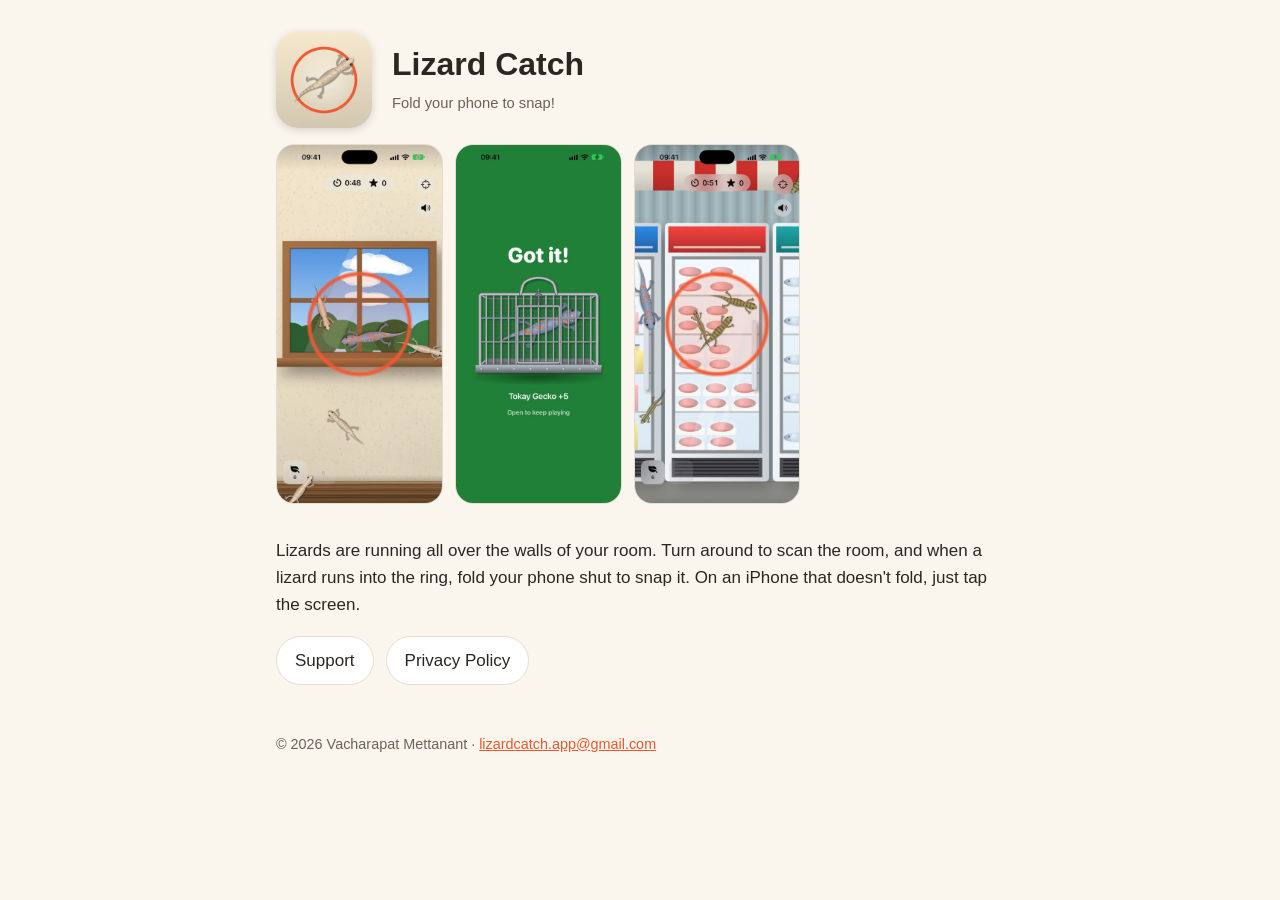
<file: lizardcatch/index.html>
<!doctype html>
<html lang="en">
<head>
  <meta charset="utf-8">
  <meta name="viewport" content="width=device-width, initial-scale=1">
  <title>Lizard Catch</title>
  <meta name="description" content="Fold your phone to snap lizards on the walls. A game for foldable iPhone that also plays on every iPhone.">
  <link rel="icon" href="/lizardcatch/img/icon.png">
  <link rel="stylesheet" href="/lizardcatch/style.css">
</head>
<body>
<main>
  <div class="app-header">
    <img src="/lizardcatch/img/icon.png" alt="Lizard Catch icon">
    <div>
      <h1>Lizard Catch</h1>
      <p class="muted" style="margin:0">Fold your phone to snap!</p>
    </div>
  </div>

  <div class="shots">
    <img src="/lizardcatch/img/play_en.jpg" alt="A lizard runs into the ring on the wall">
    <img src="/lizardcatch/img/trap_en.jpg" alt="The cover screen shows a tokay gecko in the trap">
    <img src="/lizardcatch/img/market_en.jpg" alt="Lizards in the Fresh Market scene">
  </div>

  <p>Lizards are running all over the walls of your room. Turn around to scan the room, and when a lizard runs into the ring, fold your phone shut to snap it. On an iPhone that doesn't fold, just tap the screen.</p>

  <div class="links">
    <a href="/lizardcatch/support.html">Support</a>
    <a href="/lizardcatch/privacy.html">Privacy Policy</a>
  </div>

  <footer>© 2026 Vacharapat Mettanant · <a href="mailto:lizardcatch.app@gmail.com">lizardcatch.app@gmail.com</a></footer>
</main>
</body>
</html>
</file>
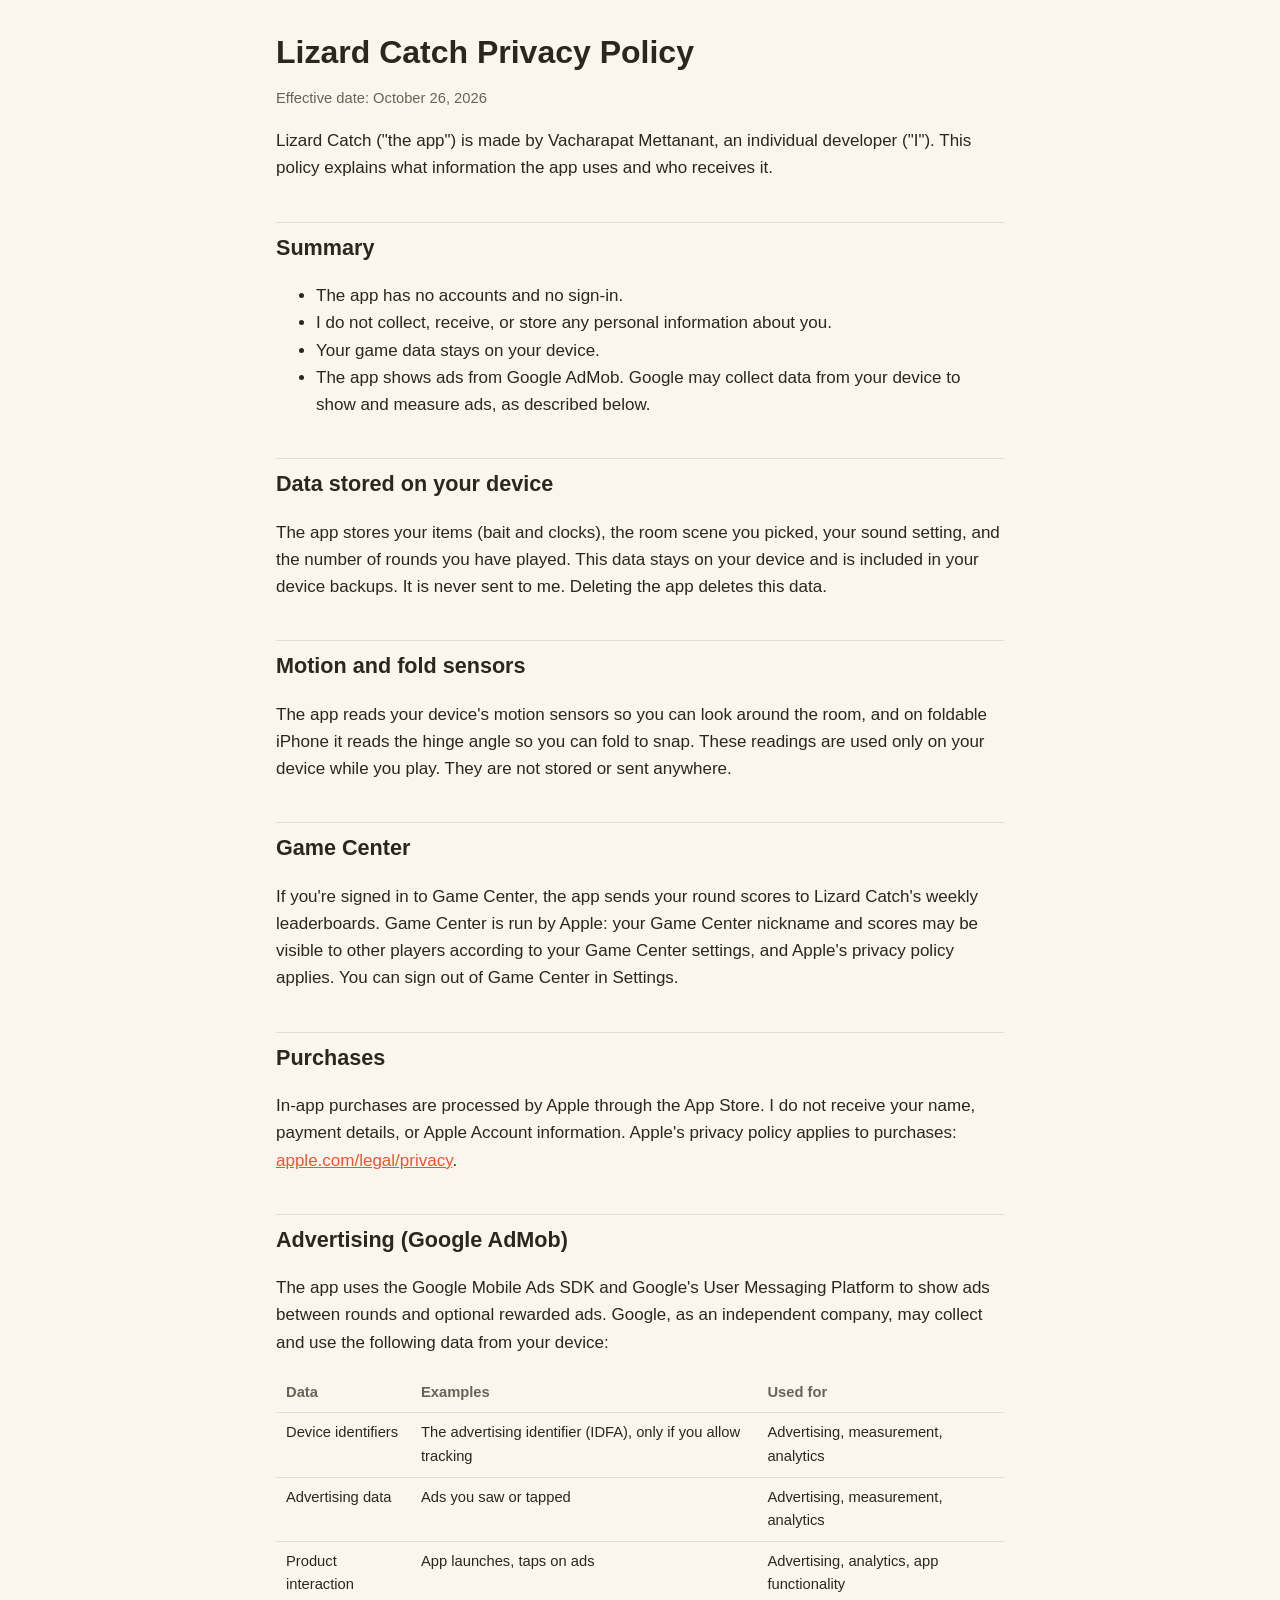
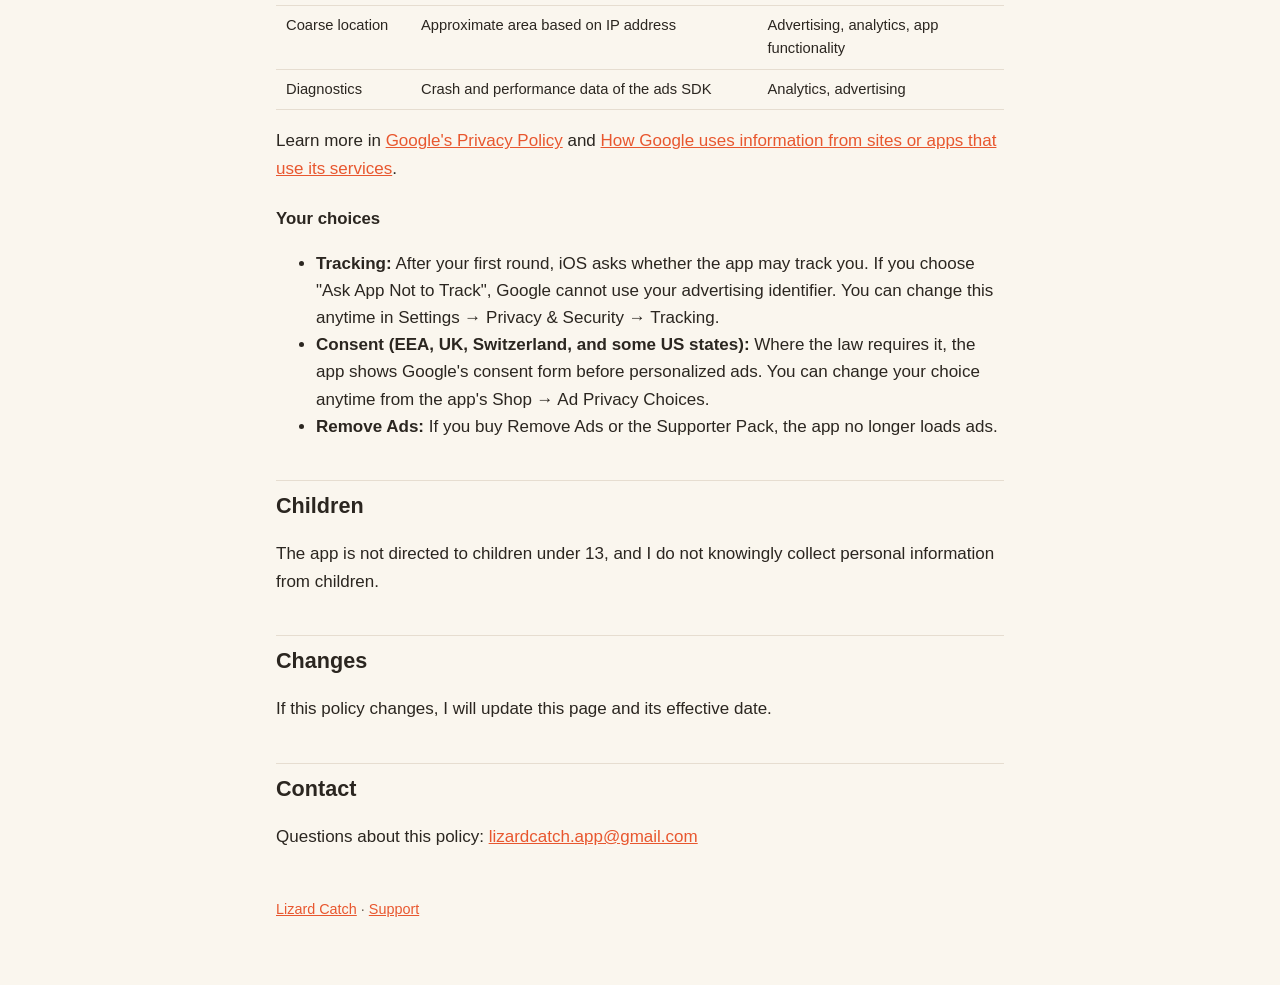
<file: lizardcatch/privacy.html>
<!doctype html>
<html lang="en">
<head>
  <meta charset="utf-8">
  <meta name="viewport" content="width=device-width, initial-scale=1">
  <title>Lizard Catch — Privacy Policy</title>
  <link rel="icon" href="/lizardcatch/img/icon.png">
  <link rel="stylesheet" href="/lizardcatch/style.css">
</head>
<body>
<main>
  <h1>Lizard Catch Privacy Policy</h1>
  <p class="muted">Effective date: October 26, 2026</p>

  <section>
    <p>Lizard Catch ("the app") is made by Vacharapat Mettanant, an individual developer ("I"). This policy explains what information the app uses and who receives it.</p>

    <h2>Summary</h2>
    <ul>
      <li>The app has no accounts and no sign-in.</li>
      <li>I do not collect, receive, or store any personal information about you.</li>
      <li>Your game data stays on your device.</li>
      <li>The app shows ads from Google AdMob. Google may collect data from your device to show and measure ads, as described below.</li>
    </ul>

    <h2>Data stored on your device</h2>
    <p>The app stores your items (bait and clocks), the room scene you picked, your sound setting, and the number of rounds you have played. This data stays on your device and is included in your device backups. It is never sent to me. Deleting the app deletes this data.</p>

    <h2>Motion and fold sensors</h2>
    <p>The app reads your device's motion sensors so you can look around the room, and on foldable iPhone it reads the hinge angle so you can fold to snap. These readings are used only on your device while you play. They are not stored or sent anywhere.</p>

    <h2>Game Center</h2>
    <p>If you're signed in to Game Center, the app sends your round scores to Lizard Catch's weekly leaderboards. Game Center is run by Apple: your Game Center nickname and scores may be visible to other players according to your Game Center settings, and Apple's privacy policy applies. You can sign out of Game Center in Settings.</p>

    <h2>Purchases</h2>
    <p>In-app purchases are processed by Apple through the App Store. I do not receive your name, payment details, or Apple Account information. Apple's privacy policy applies to purchases: <a href="https://www.apple.com/legal/privacy/">apple.com/legal/privacy</a>.</p>

    <h2>Advertising (Google AdMob)</h2>
    <p>The app uses the Google Mobile Ads SDK and Google's User Messaging Platform to show ads between rounds and optional rewarded ads. Google, as an independent company, may collect and use the following data from your device:</p>
    <table>
      <tr><th>Data</th><th>Examples</th><th>Used for</th></tr>
      <tr><td>Device identifiers</td><td>The advertising identifier (IDFA), only if you allow tracking</td><td>Advertising, measurement, analytics</td></tr>
      <tr><td>Advertising data</td><td>Ads you saw or tapped</td><td>Advertising, measurement, analytics</td></tr>
      <tr><td>Product interaction</td><td>App launches, taps on ads</td><td>Advertising, analytics, app functionality</td></tr>
      <tr><td>Coarse location</td><td>Approximate area based on IP address</td><td>Advertising, analytics, app functionality</td></tr>
      <tr><td>Diagnostics</td><td>Crash and performance data of the ads SDK</td><td>Analytics, advertising</td></tr>
    </table>
    <p>Learn more in <a href="https://policies.google.com/privacy">Google's Privacy Policy</a> and <a href="https://policies.google.com/technologies/partner-sites">How Google uses information from sites or apps that use its services</a>.</p>

    <h3>Your choices</h3>
    <ul>
      <li><strong>Tracking:</strong> After your first round, iOS asks whether the app may track you. If you choose "Ask App Not to Track", Google cannot use your advertising identifier. You can change this anytime in Settings → Privacy &amp; Security → Tracking.</li>
      <li><strong>Consent (EEA, UK, Switzerland, and some US states):</strong> Where the law requires it, the app shows Google's consent form before personalized ads. You can change your choice anytime from the app's Shop → Ad Privacy Choices.</li>
      <li><strong>Remove Ads:</strong> If you buy Remove Ads or the Supporter Pack, the app no longer loads ads.</li>
    </ul>

    <h2>Children</h2>
    <p>The app is not directed to children under 13, and I do not knowingly collect personal information from children.</p>

    <h2>Changes</h2>
    <p>If this policy changes, I will update this page and its effective date.</p>

    <h2>Contact</h2>
    <p>Questions about this policy: <a href="mailto:lizardcatch.app@gmail.com">lizardcatch.app@gmail.com</a></p>
  </section>


  <footer><a href="/lizardcatch/">Lizard Catch</a> · <a href="/lizardcatch/support.html">Support</a></footer>
</main>
</body>
</html>
</file>
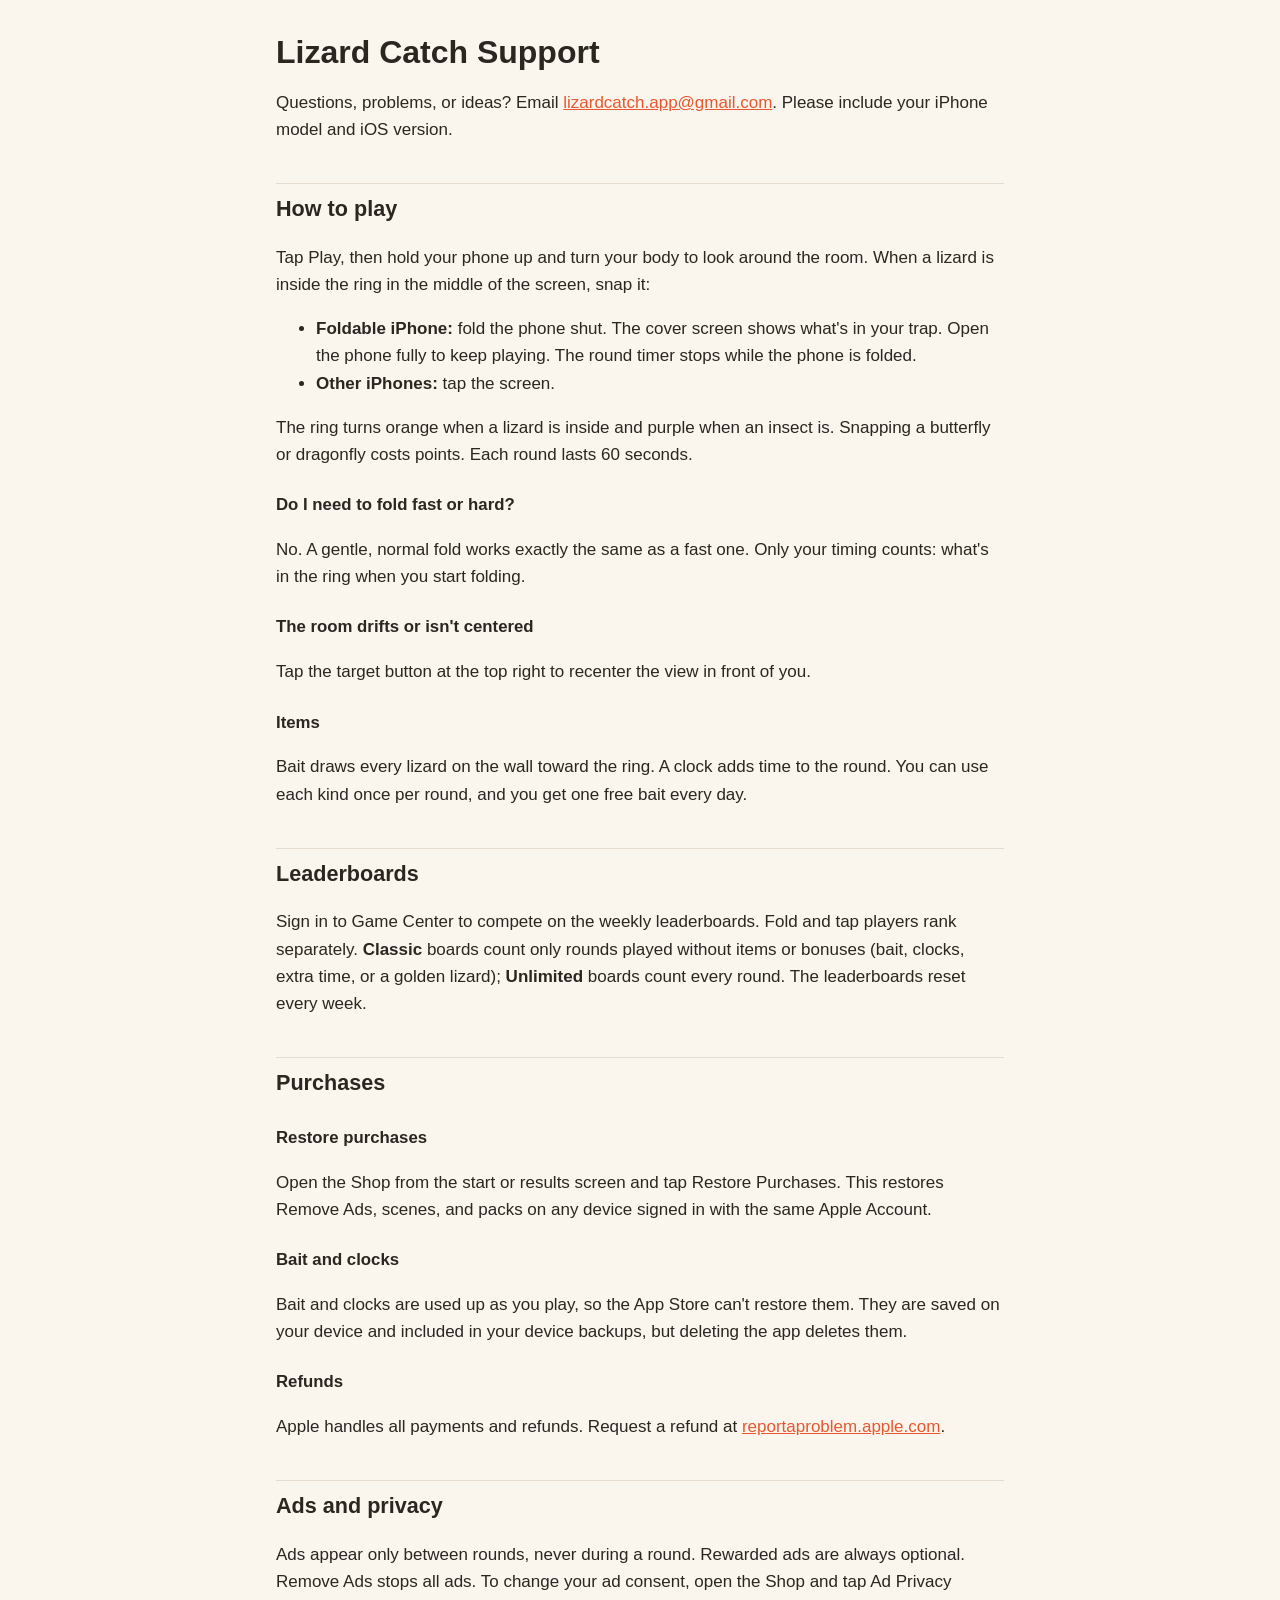
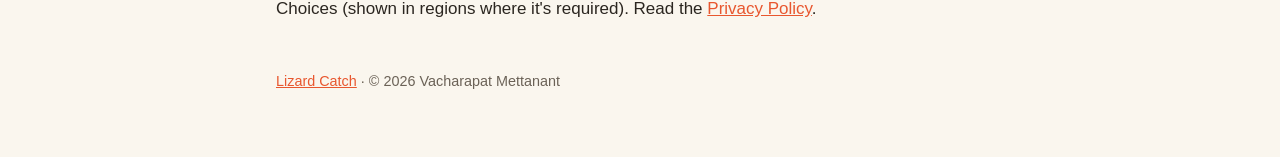
<file: lizardcatch/support.html>
<!doctype html>
<html lang="en">
<head>
  <meta charset="utf-8">
  <meta name="viewport" content="width=device-width, initial-scale=1">
  <title>Lizard Catch — Support</title>
  <link rel="icon" href="/lizardcatch/img/icon.png">
  <link rel="stylesheet" href="/lizardcatch/style.css">
</head>
<body>
<main>
  <h1>Lizard Catch Support</h1>
  <p>Questions, problems, or ideas? Email <a href="mailto:lizardcatch.app@gmail.com">lizardcatch.app@gmail.com</a>. Please include your iPhone model and iOS version.</p>

  <section>
    <h2>How to play</h2>
    <p>Tap Play, then hold your phone up and turn your body to look around the room. When a lizard is inside the ring in the middle of the screen, snap it:</p>
    <ul>
      <li><strong>Foldable iPhone:</strong> fold the phone shut. The cover screen shows what's in your trap. Open the phone fully to keep playing. The round timer stops while the phone is folded.</li>
      <li><strong>Other iPhones:</strong> tap the screen.</li>
    </ul>
    <p>The ring turns orange when a lizard is inside and purple when an insect is. Snapping a butterfly or dragonfly costs points. Each round lasts 60 seconds.</p>

    <h3>Do I need to fold fast or hard?</h3>
    <p>No. A gentle, normal fold works exactly the same as a fast one. Only your timing counts: what's in the ring when you start folding.</p>

    <h3>The room drifts or isn't centered</h3>
    <p>Tap the target button at the top right to recenter the view in front of you.</p>

    <h3>Items</h3>
    <p>Bait draws every lizard on the wall toward the ring. A clock adds time to the round. You can use each kind once per round, and you get one free bait every day.</p>

    <h2>Leaderboards</h2>
    <p>Sign in to Game Center to compete on the weekly leaderboards. Fold and tap players rank separately. <strong>Classic</strong> boards count only rounds played without items or bonuses (bait, clocks, extra time, or a golden lizard); <strong>Unlimited</strong> boards count every round. The leaderboards reset every week.</p>

    <h2>Purchases</h2>
    <h3>Restore purchases</h3>
    <p>Open the Shop from the start or results screen and tap Restore Purchases. This restores Remove Ads, scenes, and packs on any device signed in with the same Apple Account.</p>
    <h3>Bait and clocks</h3>
    <p>Bait and clocks are used up as you play, so the App Store can't restore them. They are saved on your device and included in your device backups, but deleting the app deletes them.</p>
    <h3>Refunds</h3>
    <p>Apple handles all payments and refunds. Request a refund at <a href="https://reportaproblem.apple.com">reportaproblem.apple.com</a>.</p>

    <h2>Ads and privacy</h2>
    <p>Ads appear only between rounds, never during a round. Rewarded ads are always optional. Remove Ads stops all ads. To change your ad consent, open the Shop and tap Ad Privacy Choices (shown in regions where it's required). Read the <a href="/lizardcatch/privacy.html">Privacy Policy</a>.</p>
  </section>


  <footer><a href="/lizardcatch/">Lizard Catch</a> · © 2026 Vacharapat Mettanant</footer>
</main>
</body>
</html>
</file>
<file: lizardcatch/style.css>
:root {
  --bg: #faf6ee;
  --surface: #ffffff;
  --text: #2b2620;
  --muted: #6b6257;
  --accent: #e8572f;
  --border: #e6ddd0;
  color-scheme: light dark;
}
@media (prefers-color-scheme: dark) {
  :root {
    --bg: #1c1a17;
    --surface: #26231f;
    --text: #f1ebe2;
    --muted: #b3a999;
    --accent: #ff7a52;
    --border: #3a352e;
  }
}
* { box-sizing: border-box; }
body {
  margin: 0;
  background: var(--bg);
  color: var(--text);
  font: 17px/1.6 -apple-system, BlinkMacSystemFont, "Segoe UI", "Sukhumvit Set", "Noto Sans Thai", sans-serif;
}
main { max-width: 760px; margin: 0 auto; padding: 32px 16px 64px; }
a { color: var(--accent); }
h1 { font-size: 2rem; line-height: 1.25; margin: 0 0 8px; }
h2 { font-size: 1.35rem; margin: 40px 0 8px; padding-top: 8px; border-top: 1px solid var(--border); }
h3 { font-size: 1.05rem; margin: 24px 0 4px; }
p, li { color: var(--text); }
.muted { color: var(--muted); font-size: 0.92rem; }
.app-header { display: flex; align-items: center; gap: 20px; margin-bottom: 8px; }
.app-header img { width: 96px; height: 96px; border-radius: 22px; box-shadow: 0 2px 8px rgba(0, 0, 0, 0.15); }
.shots { display: flex; gap: 12px; overflow-x: auto; padding: 8px 0 16px; }
.shots img { height: 360px; border-radius: 18px; border: 1px solid var(--border); flex: none; }
.links { display: flex; flex-wrap: wrap; gap: 12px; margin: 16px 0; }
.links a {
  display: inline-block; padding: 10px 18px; border-radius: 999px; text-decoration: none;
  background: var(--surface); border: 1px solid var(--border); color: var(--text);
}
table { border-collapse: collapse; width: 100%; font-size: 0.92rem; margin: 12px 0; display: block; overflow-x: auto; }
th, td { text-align: left; padding: 8px 10px; border-bottom: 1px solid var(--border); vertical-align: top; }
th { color: var(--muted); font-weight: 600; }
footer { margin-top: 48px; color: var(--muted); font-size: 0.9rem; }
@media (max-width: 480px) {
  h1 { font-size: 1.6rem; }
  .app-header img { width: 72px; height: 72px; border-radius: 16px; }
  .shots img { height: 300px; }
}
</file>
